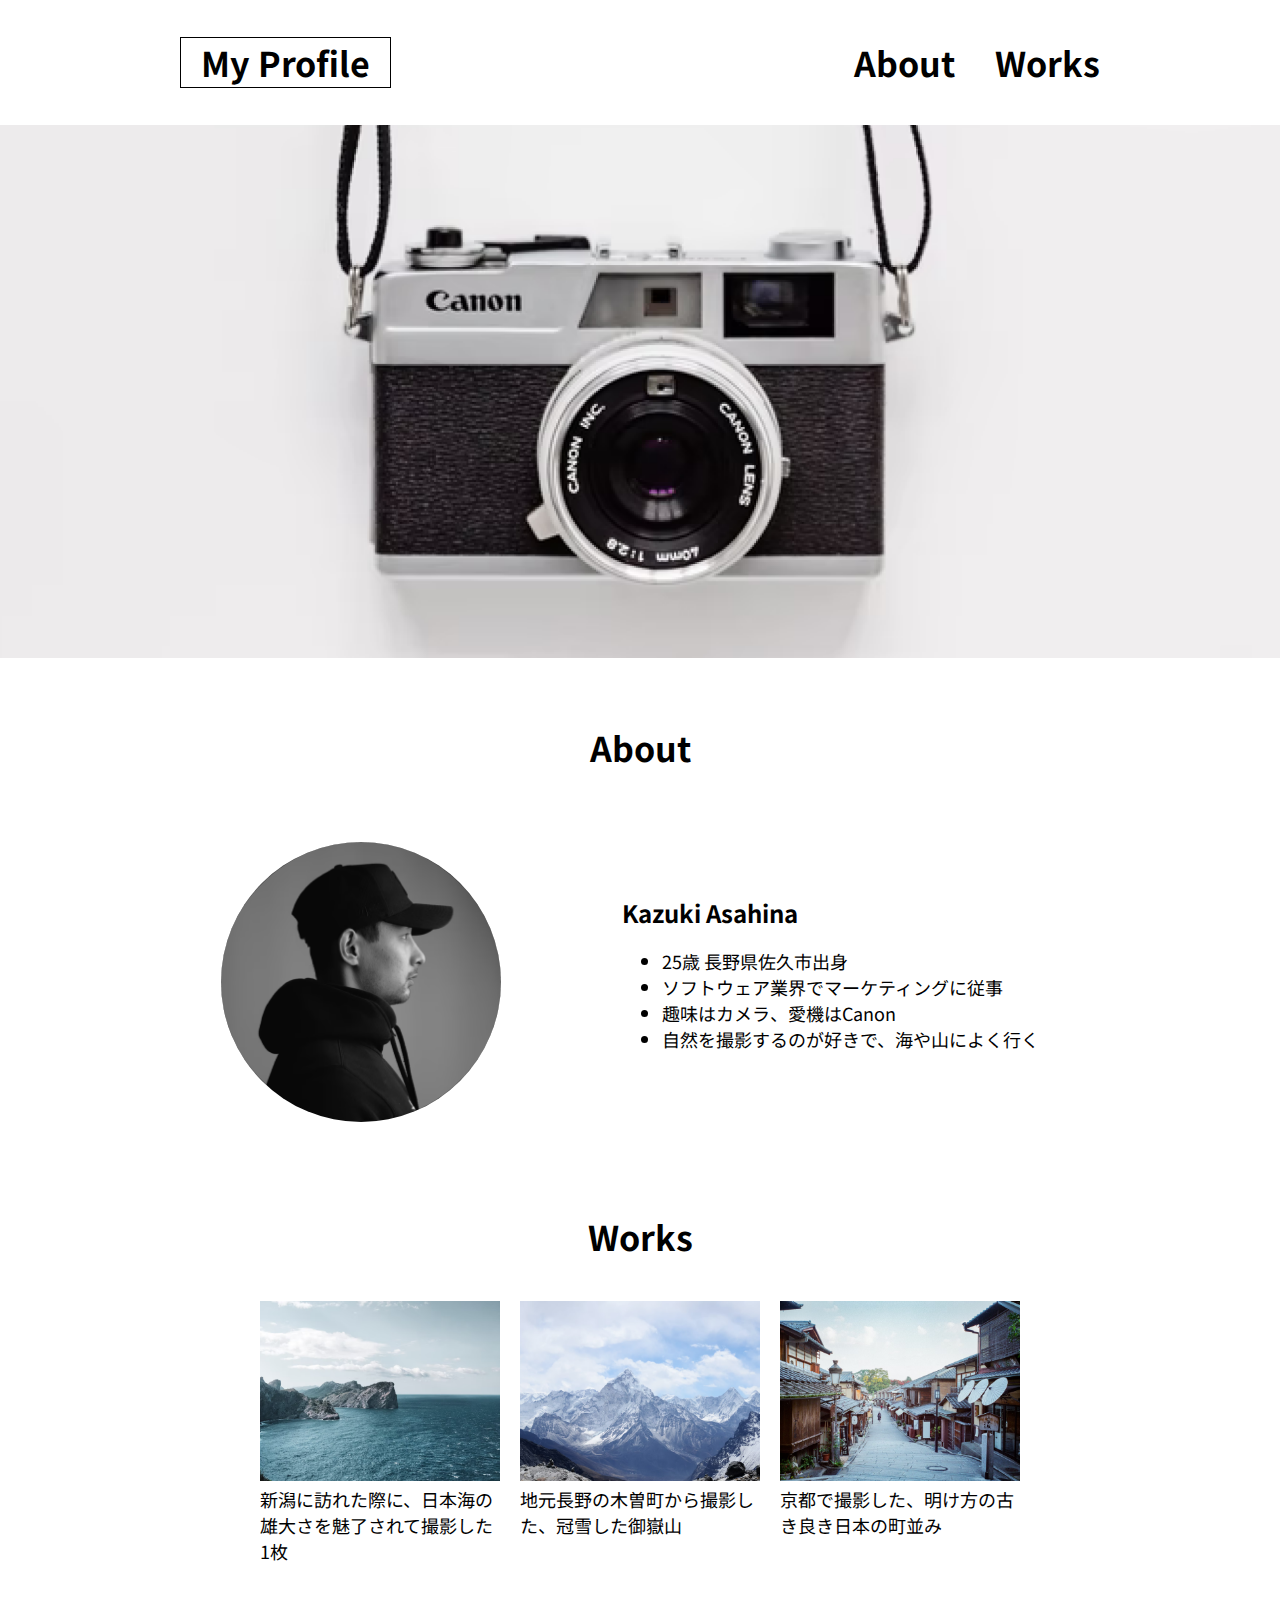
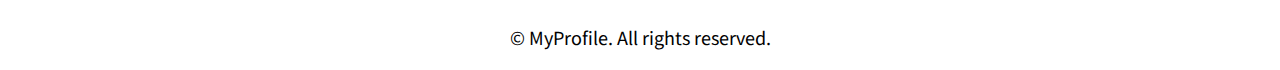
<file: kadai_001/index.html>
<!DOCTYPE html>
<html>
<head>
  <meta charset="UTF-8">
  <meta name="viewport" content="width=device-width, initial-scale=1.0">
  <meta name="description" content="Kazuki Asahinaの自己紹介と趣味のカメラで撮影した写真を掲載しているサイトです。">
  <title>MyProfile</title>
  <link rel="stylesheet" href="css/style.css">
  <link rel="preconnect" href="https://fonts.googleapis.com">
  <link rel="preconnect" href="https://fonts.gstatic.com" crossorigin="">
  <link href="https://fonts.googleapis.com/css2?family=Noto+Sans+JP&amp;display=swap" rel="stylesheet">
</head>
<body>
  <header>
    <div class="header-inner">
      <h1>
        <a href="index.html" class="home">My Profile</a>
      </h1>
      
      <!-- ナビゲーションメニュー -->
      <nav>
        <ul>
          <li><a href="#about">About</a></li>
          <li><a href="#works">Works</a></li>
        </ul>
      </nav>
      
    </div>
  </header>
  
  <main>
    <article>
      <!-- メイン画像 -->
      <div>
        <img src="imges/main.png" alt="Camera" class="mainpic">
      </div>

      <!-- About -->
      <section class="about">
        <h2 id="about">About</h2>
        <div class="about-inner">
          <img src="imges/about.png" alt="Kazuki Asahina" class="circle">
          <div class="content">
            <p class="name">Kazuki Asahina</p>
            <ul>
              <li>25歳 長野県佐久市出身</li>
              <li>ソフトウェア業界でマーケティングに従事</li>
              <li>趣味はカメラ、愛機はCanon</li>
              <li>自然を撮影するのが好きで、海や山によく行く</li>
            </ul>
          </div>
        </div>
      </section>

      <!-- Works -->
      <section class="works">
        <h2 id="works">Works</h2>
        <div class="works-inner">
          <div class="item">
            <img src="imges/works.png" alt="日本海">
            <p>新潟に訪れた際に、日本海の雄大さを魅了されて撮影した1枚</p>
          </div>

          <div class="item">
            <img src="imges/works2.png" alt="冠雪した御嶽山">
            <p>地元長野の木曽町から撮影した、冠雪した御嶽山</p>
          </div>

          <div class="item">
            <img src="imges/works3.png" alt="京都の街並み">
            <p>京都で撮影した、明け方の古き良き日本の町並み</p>
          </div>
        </div>
      </section>
    </article>
  </main>

  <!-- フッター -->
  <footer>
    <p>© MyProfile. All rights reserved.</p>
  </footer>
</body>
</html>
</file>
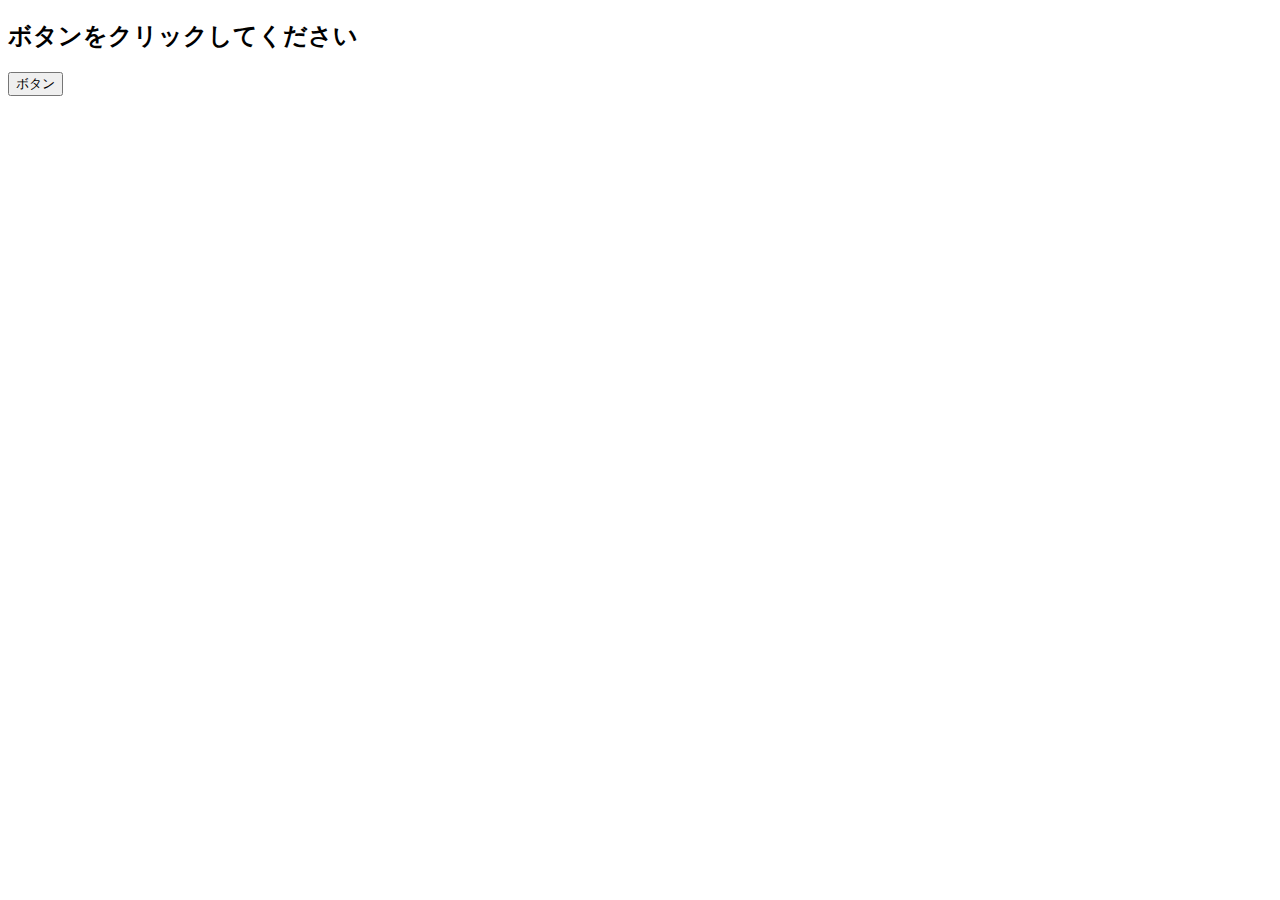
<file: kadai_020/event.html>
<!DOCTYPE html>

<html lang="ja">
<head>
  <title>JavaScriptの基礎を学ぼう_20章課題</title>                                 
  <meta charset="UTF-8">
</head>

<body>
    <h2 id="text">ボタンをクリックしてください</h2>
    <button id="btn">ボタン</button>
    <script src="event.js"></script>
</body>
</html>
</file>
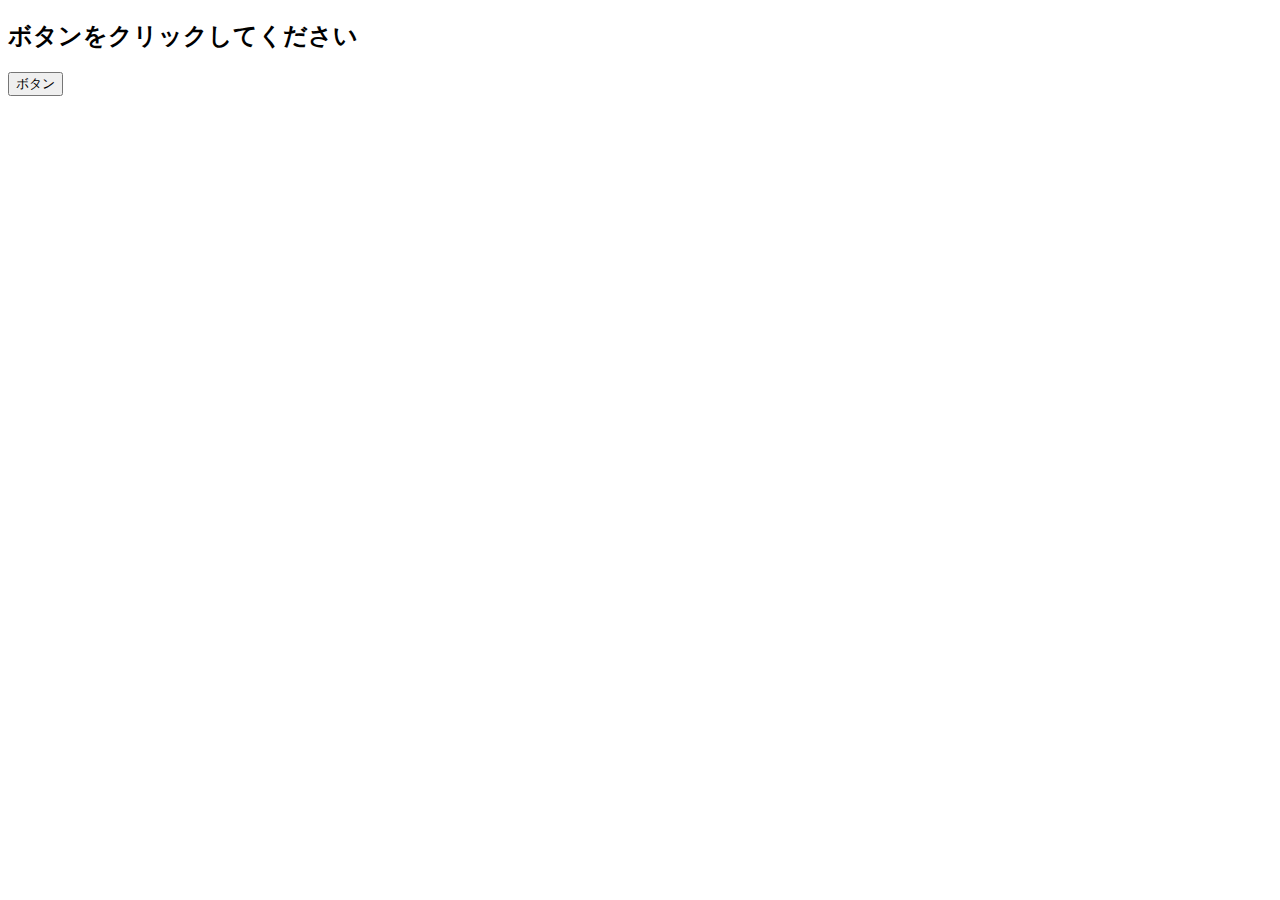
<file: kadai_021/event.html>
<!DOCTYPE html>
<html lang="ja">
<head>
  <title>JavaScriptの基礎を学ぼう_21章課題</title>                                 
  <meta charset="UTF-8">
</head>
<body>
    <h2 id="text">ボタンをクリックしてください</h2>
    <button id="btn">ボタン</button>
    <script src="event.js"></script>
</body>
</html>
</file>
<file: kadai_001/css/style.css>
* {
  box-sizing: border-box;
}

body {
  padding: 0;
  margin: 0;
  font-family: "Noto Sans JP", sans-serif;
  font-size: 18px;
}

p {
  margin: 0;
}

/* ヘッダー */
.header-inner {
  display: flex;
  flex-wrap: wrap;
  justify-content: space-between;
  align-items: center;
  margin: 20px auto;
  max-width: 960px;
}

.header-inner a {
  color: black;
  font-weight: bold;
  text-decoration: none;
}

/* MyProfileの見出し部分 */
h1 {
  margin: 0 0 0 20px;
  font-size: 34px;
  border: 1px solid black;
  padding: 0 20px;
}

.home {
  text-decoration: none;
}

/* ナビゲーションメニュー */
nav a {
  font-size: 34px;
  color: black;
  text-decoration: none;
}

nav a:visited,
nav a:hover,
nav a:active {
  color: black;
}

nav {
  display: flex;
  padding-left: 0;
}

nav ul {
  display: flex;
  padding-left: 0;
  list-style: none;
}

nav li {
  margin: 0 20px;
}

h2 {
  margin: 0;
  padding: 60px 0 40px;
  text-align: center;
  font-size: 34px;
}

p,
li {
  font-size: 18px;
}

/* 画像 */
img {
  margin: 0 auto;
  width: 100%;
}

/* About */
.about-inner {
  padding: 10px;
  display: flex;
  flex-wrap: wrap;
  align-items: center;
  margin: 20px auto;
  max-width: 960px;
}

/* 名前 */
.name {
  font-size: 24px;
  font-weight: bold;
}

/* 丸く切り取る画像 */
.circle {
  border-radius: 50%;
  width: 280px;
  height: 280px;
}

/* プロフィールの説明部分 */
.content {
  margin: 0 auto;
  padding: 0 20px;
}

/* Works */
.works-inner {
  display: flex;
  flex-wrap: wrap;
  justify-content: center;
  margin: 0 auto;
  max-width: 960px;
}

/* Worksの画像と説明部分 */
.item {
  margin: 0 10px;
  padding-bottom: 60px;
  width: 25%;
}

/* フッター */
footer p {
  text-align: center;
  padding-bottom: 20px;
}

/* 横幅が767pxまでの場合 */
@media (max-width: 767px) {
  h1 {
    font-size: 28px;
  }
  
  h2 {
    padding: 30px 0 20px;
    font-size: 28px;
  }

  nav li {
    margin: 0 10px;
  }

  nav a {
    font-size: 21px;
  }

  .item {
    width:
</file>
